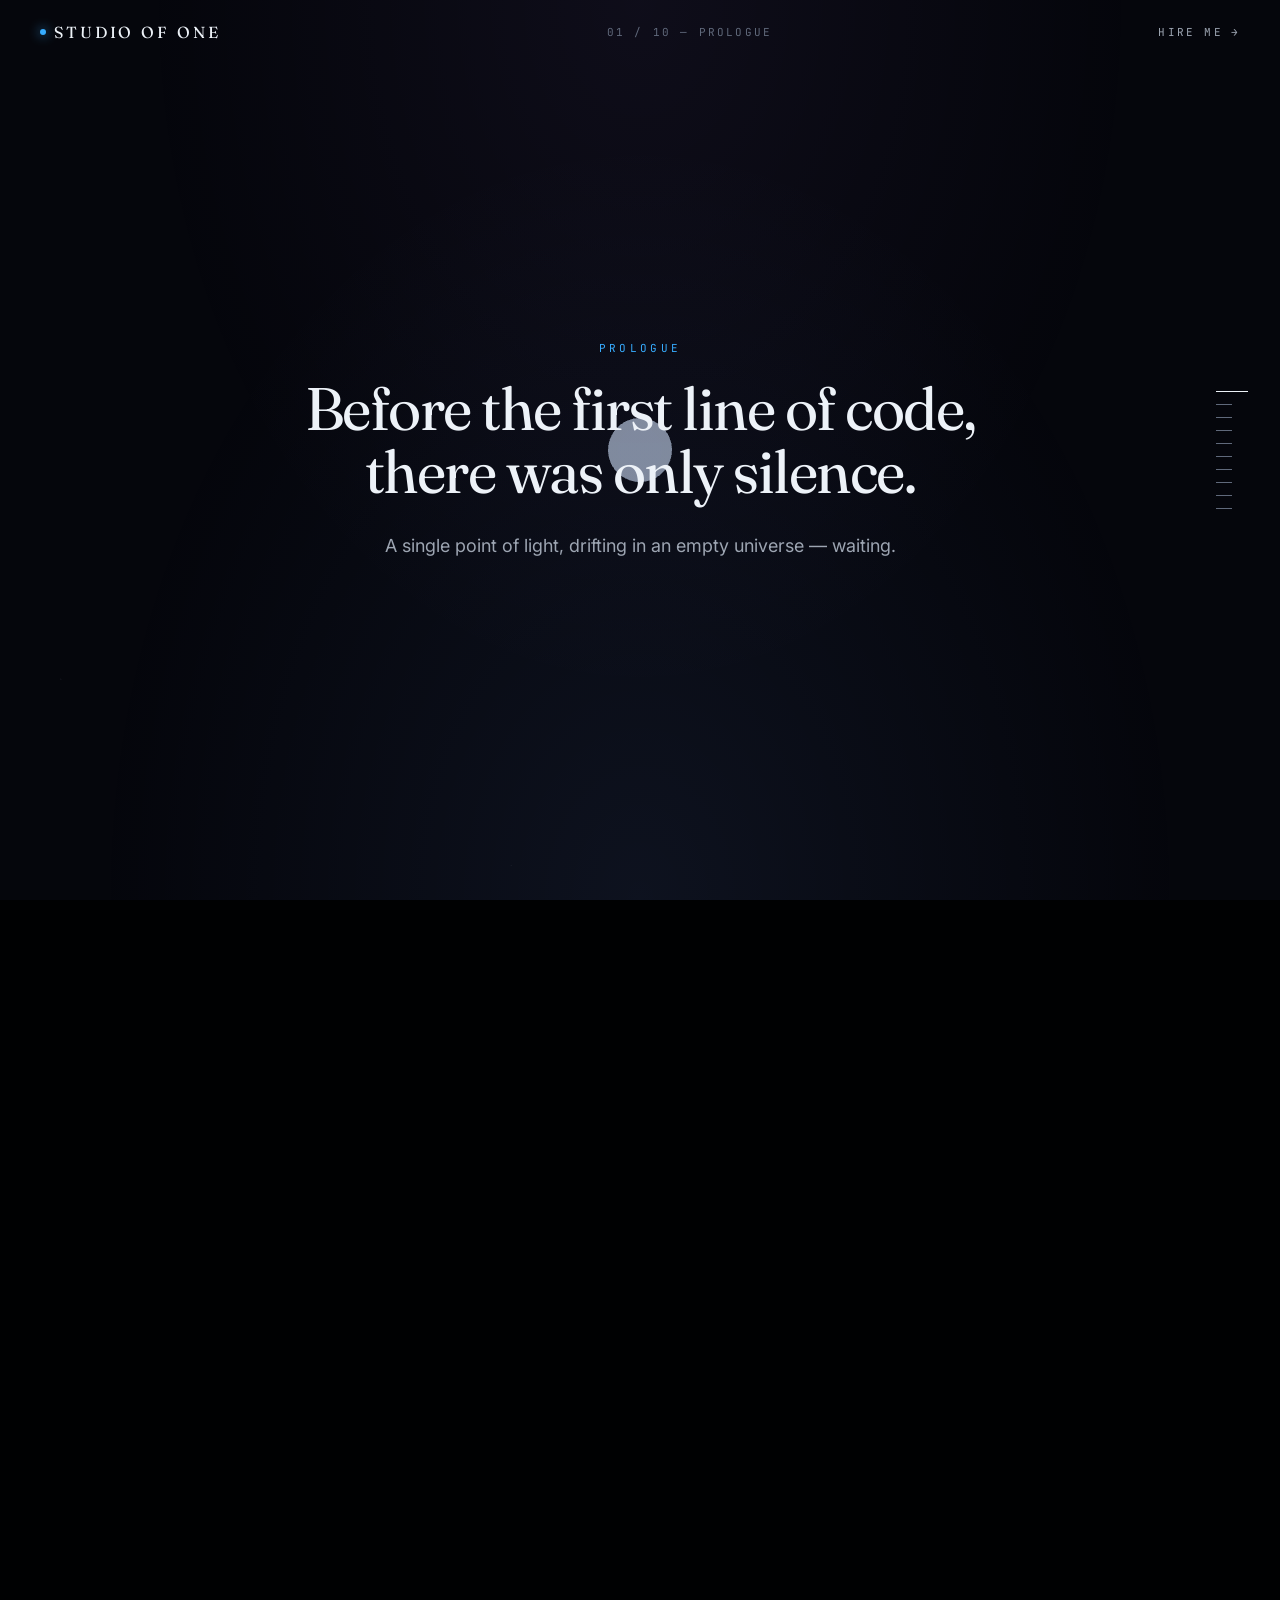
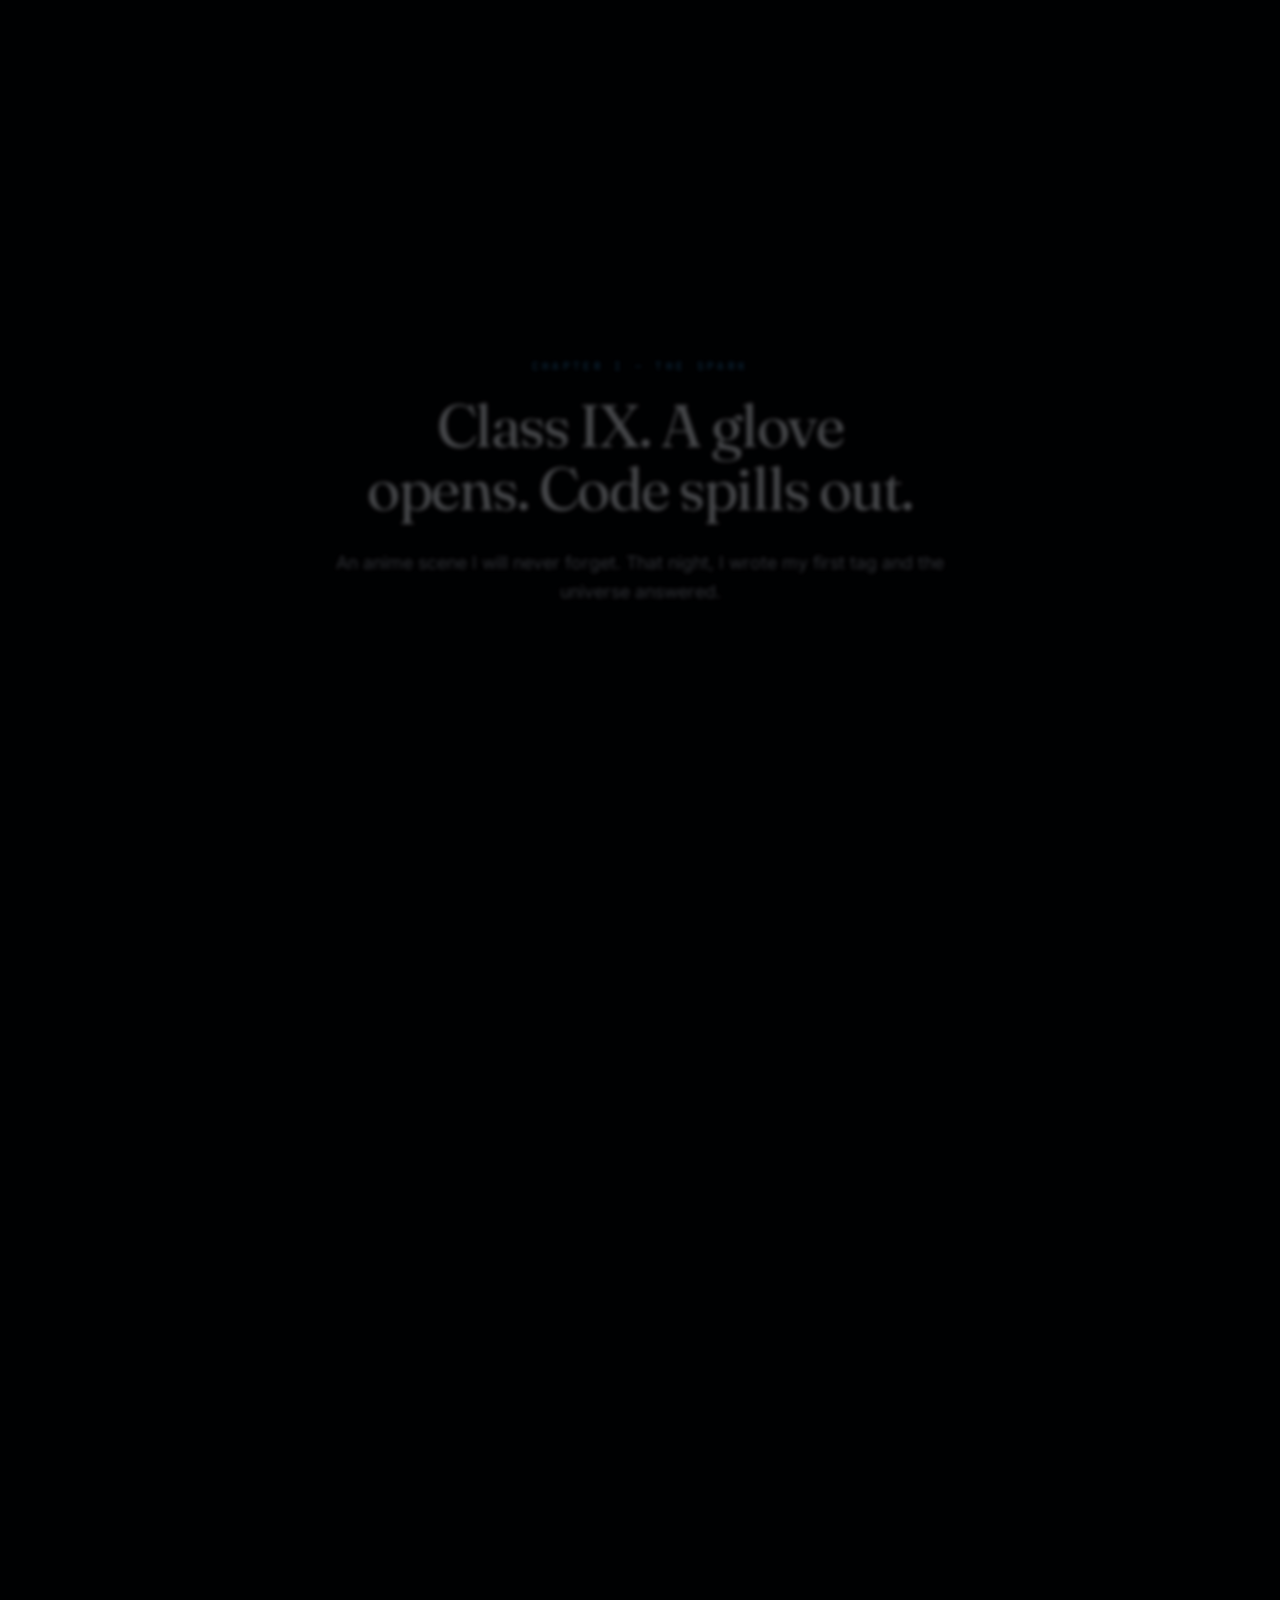
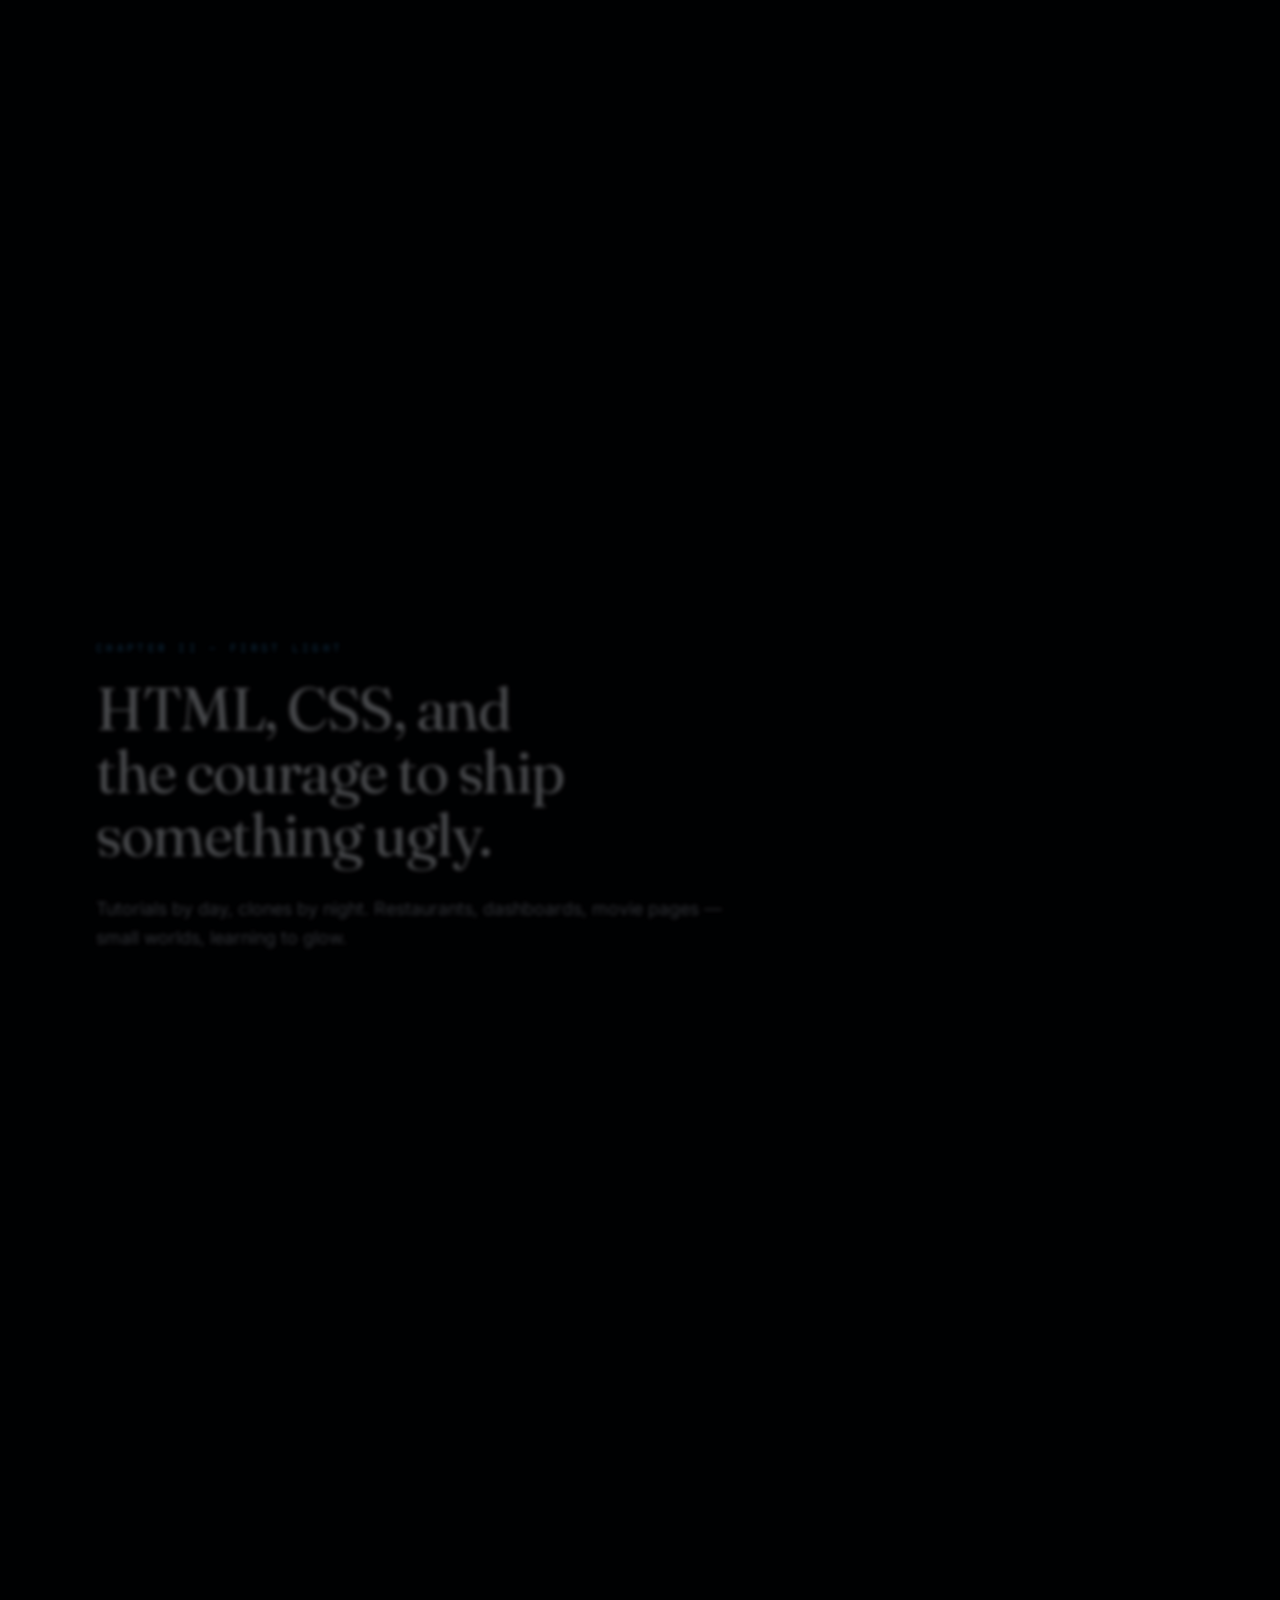
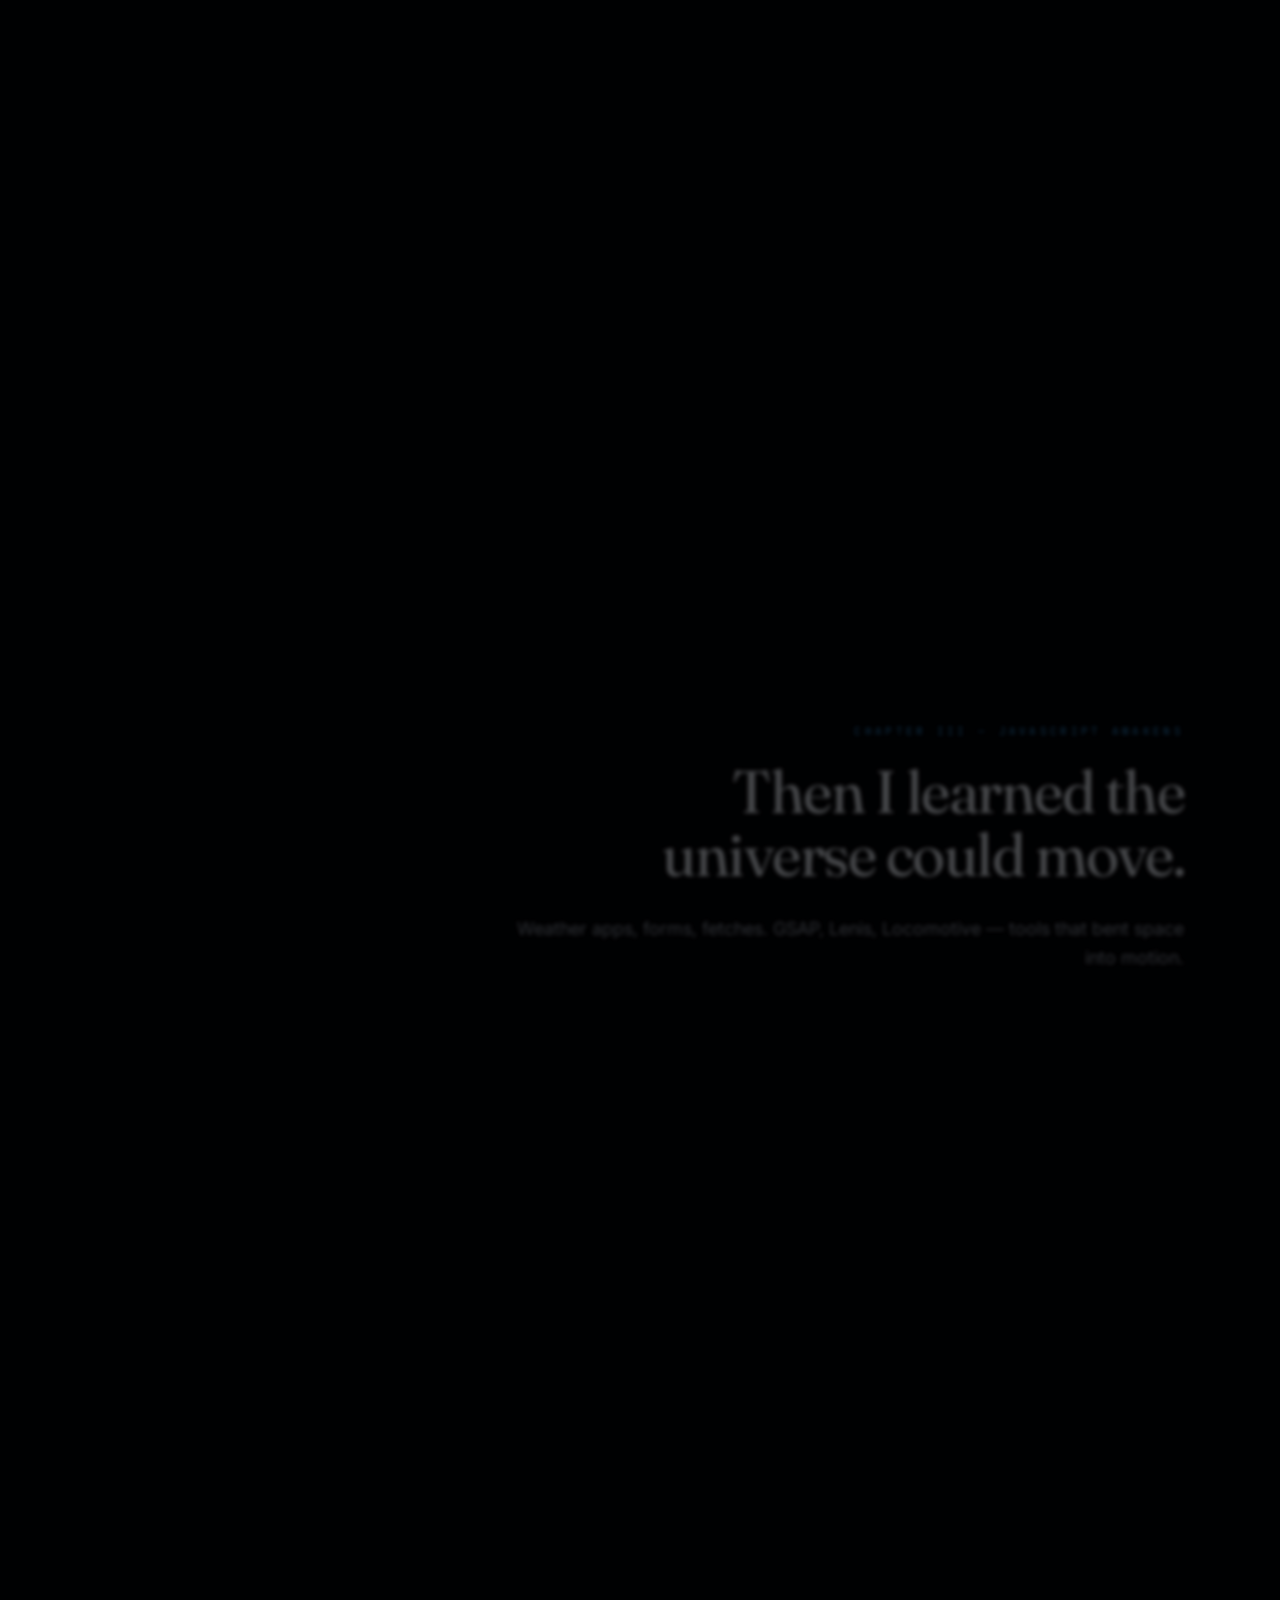
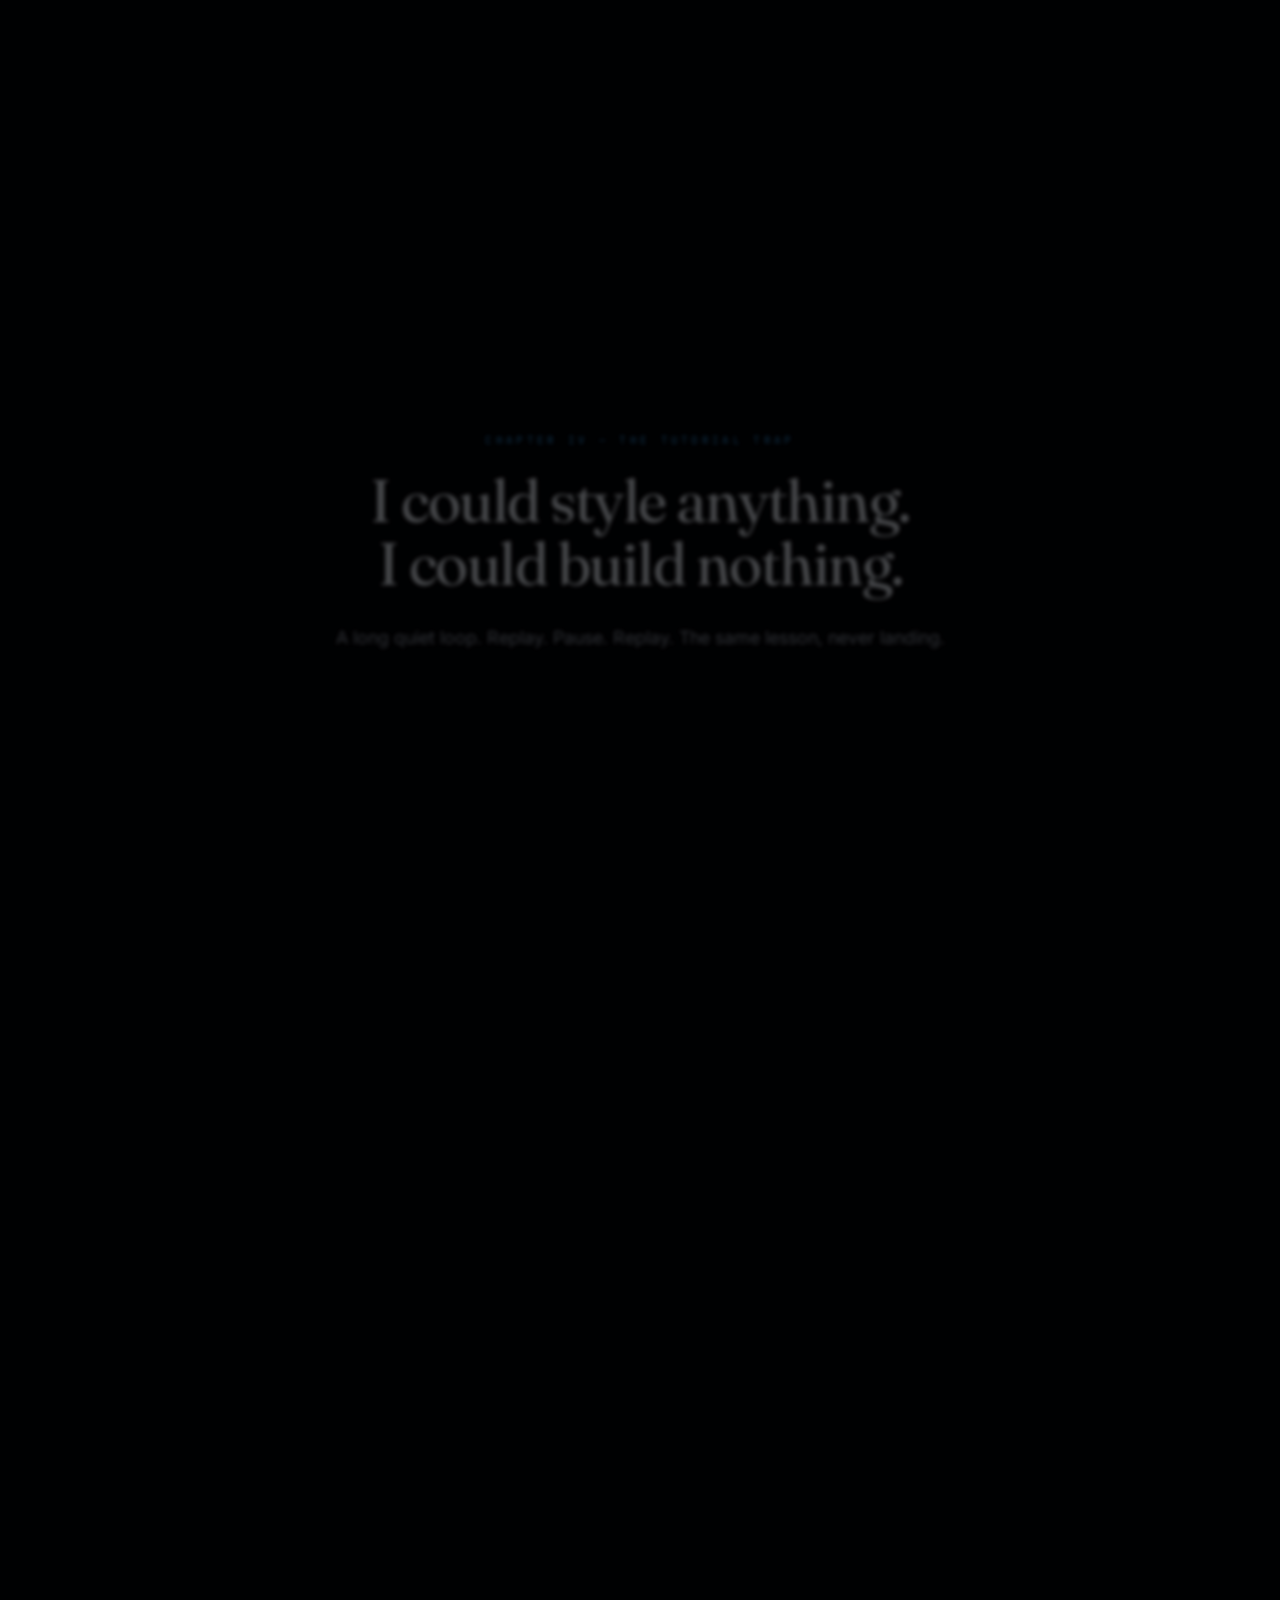
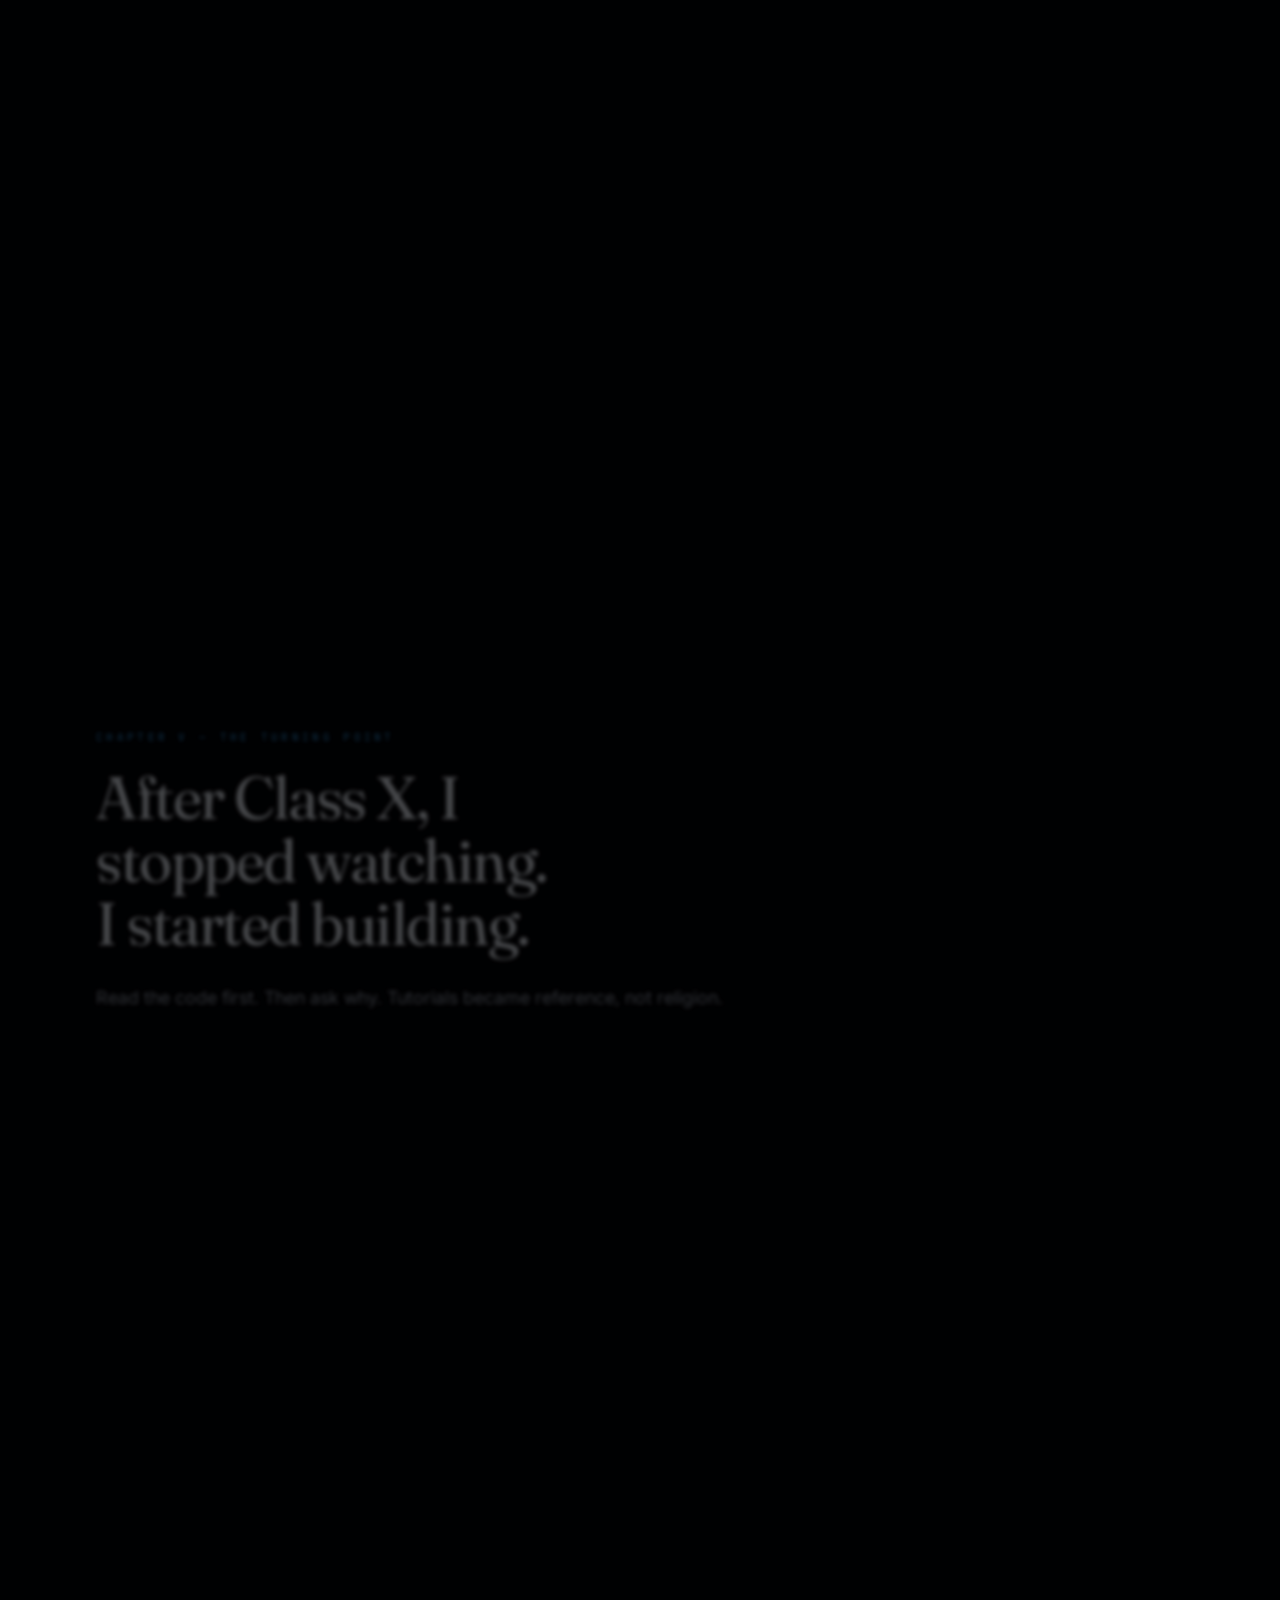
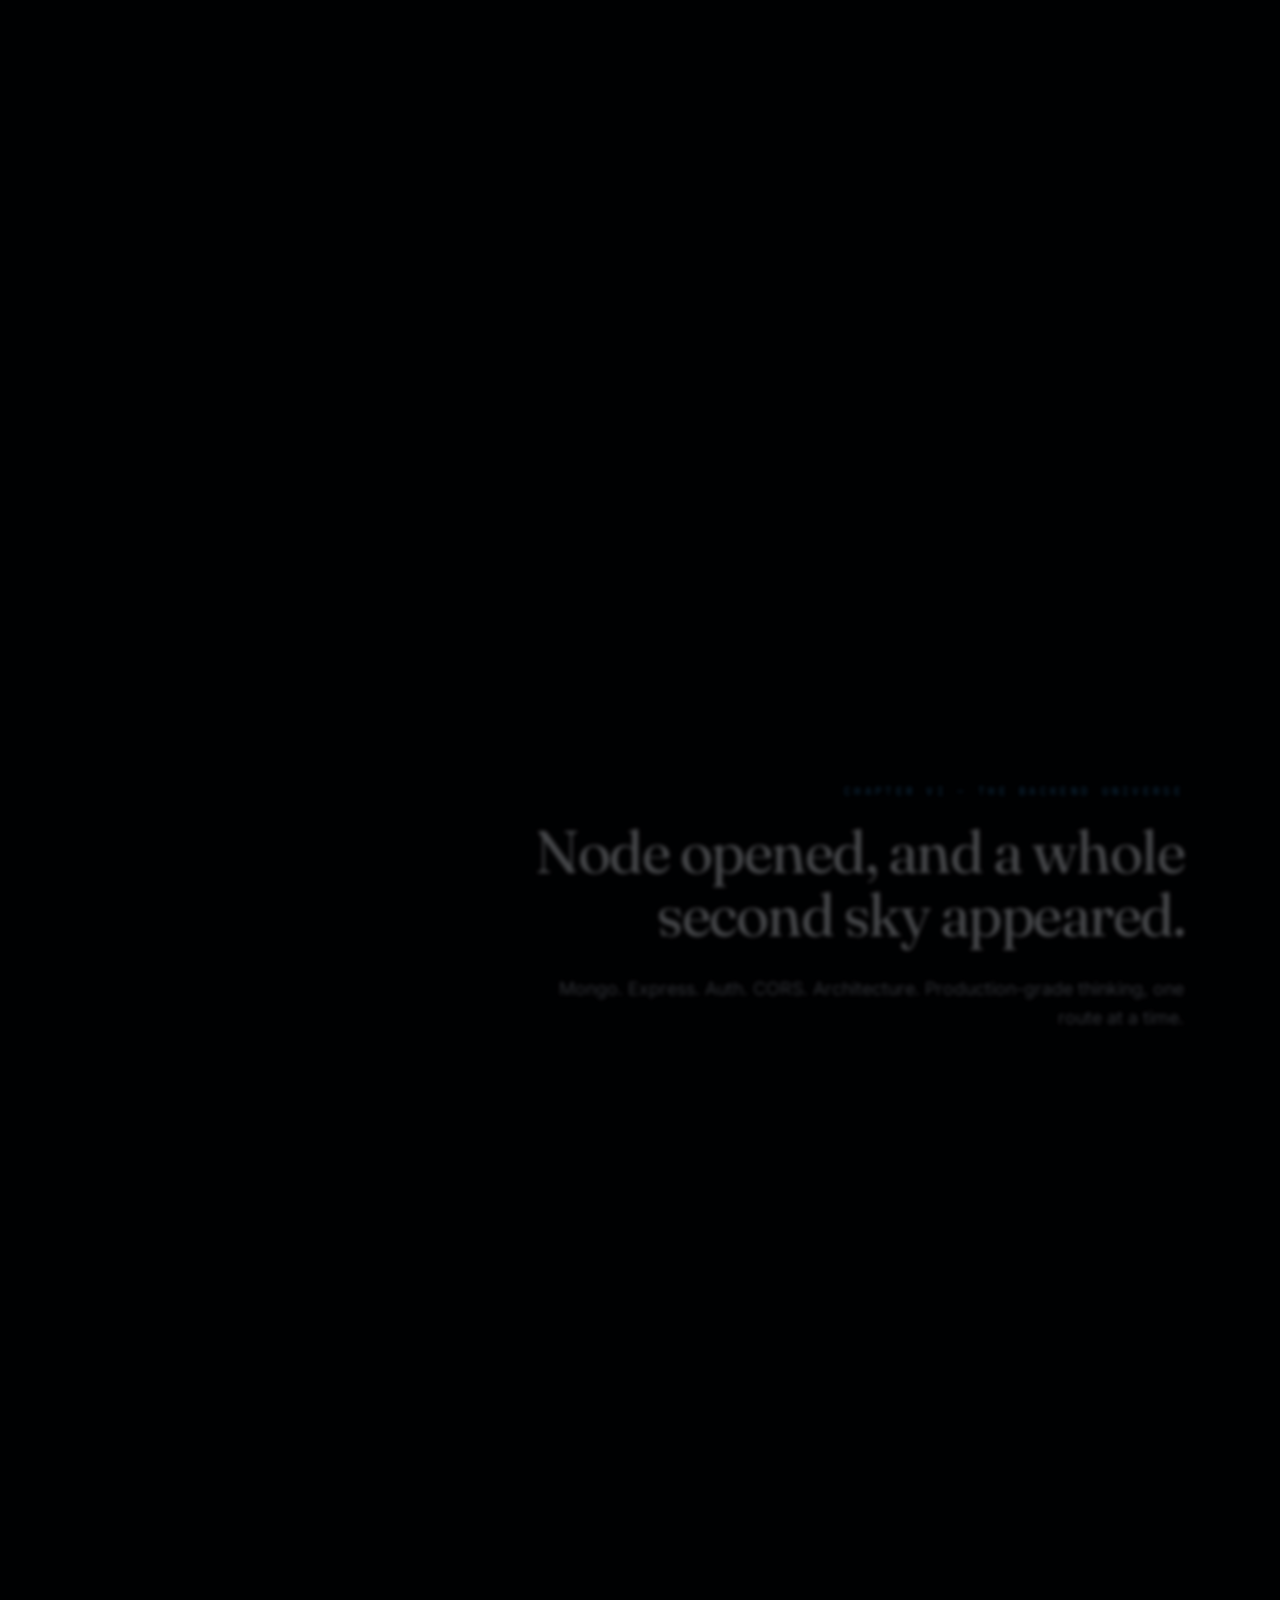
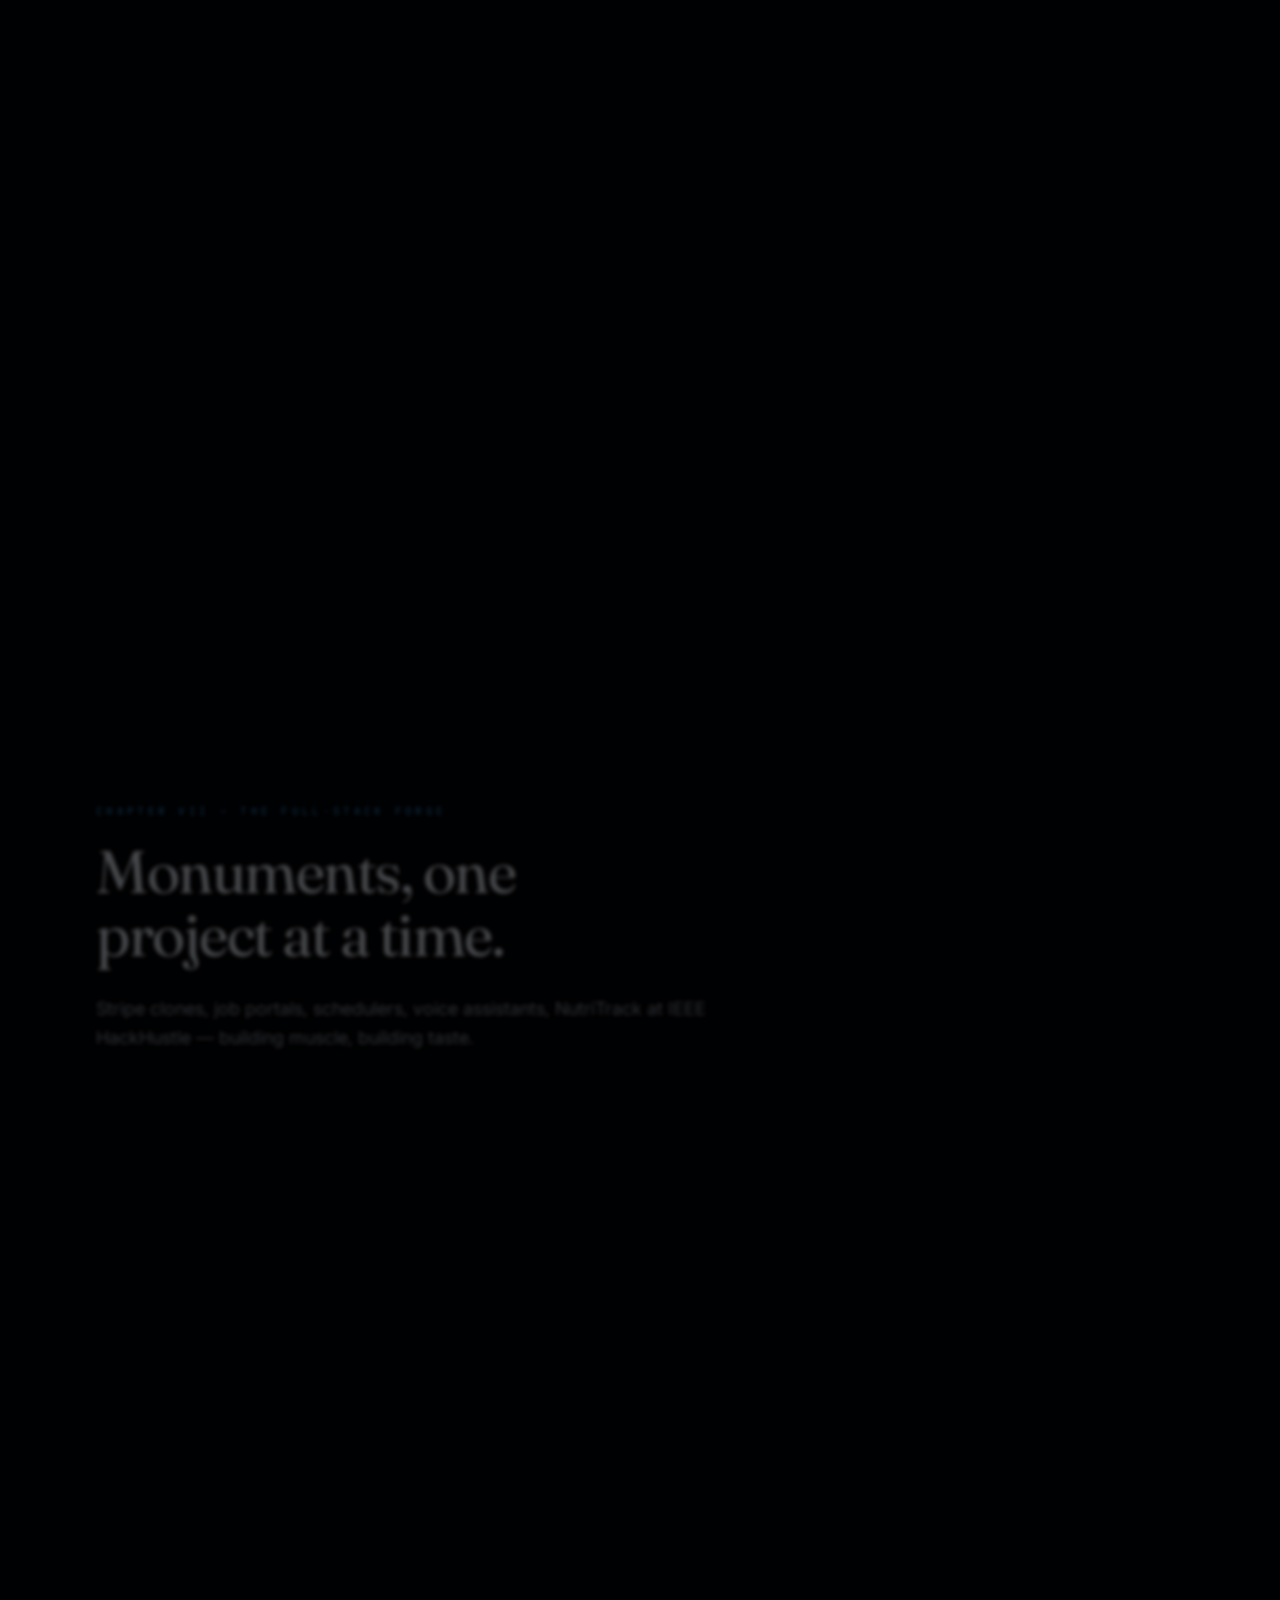
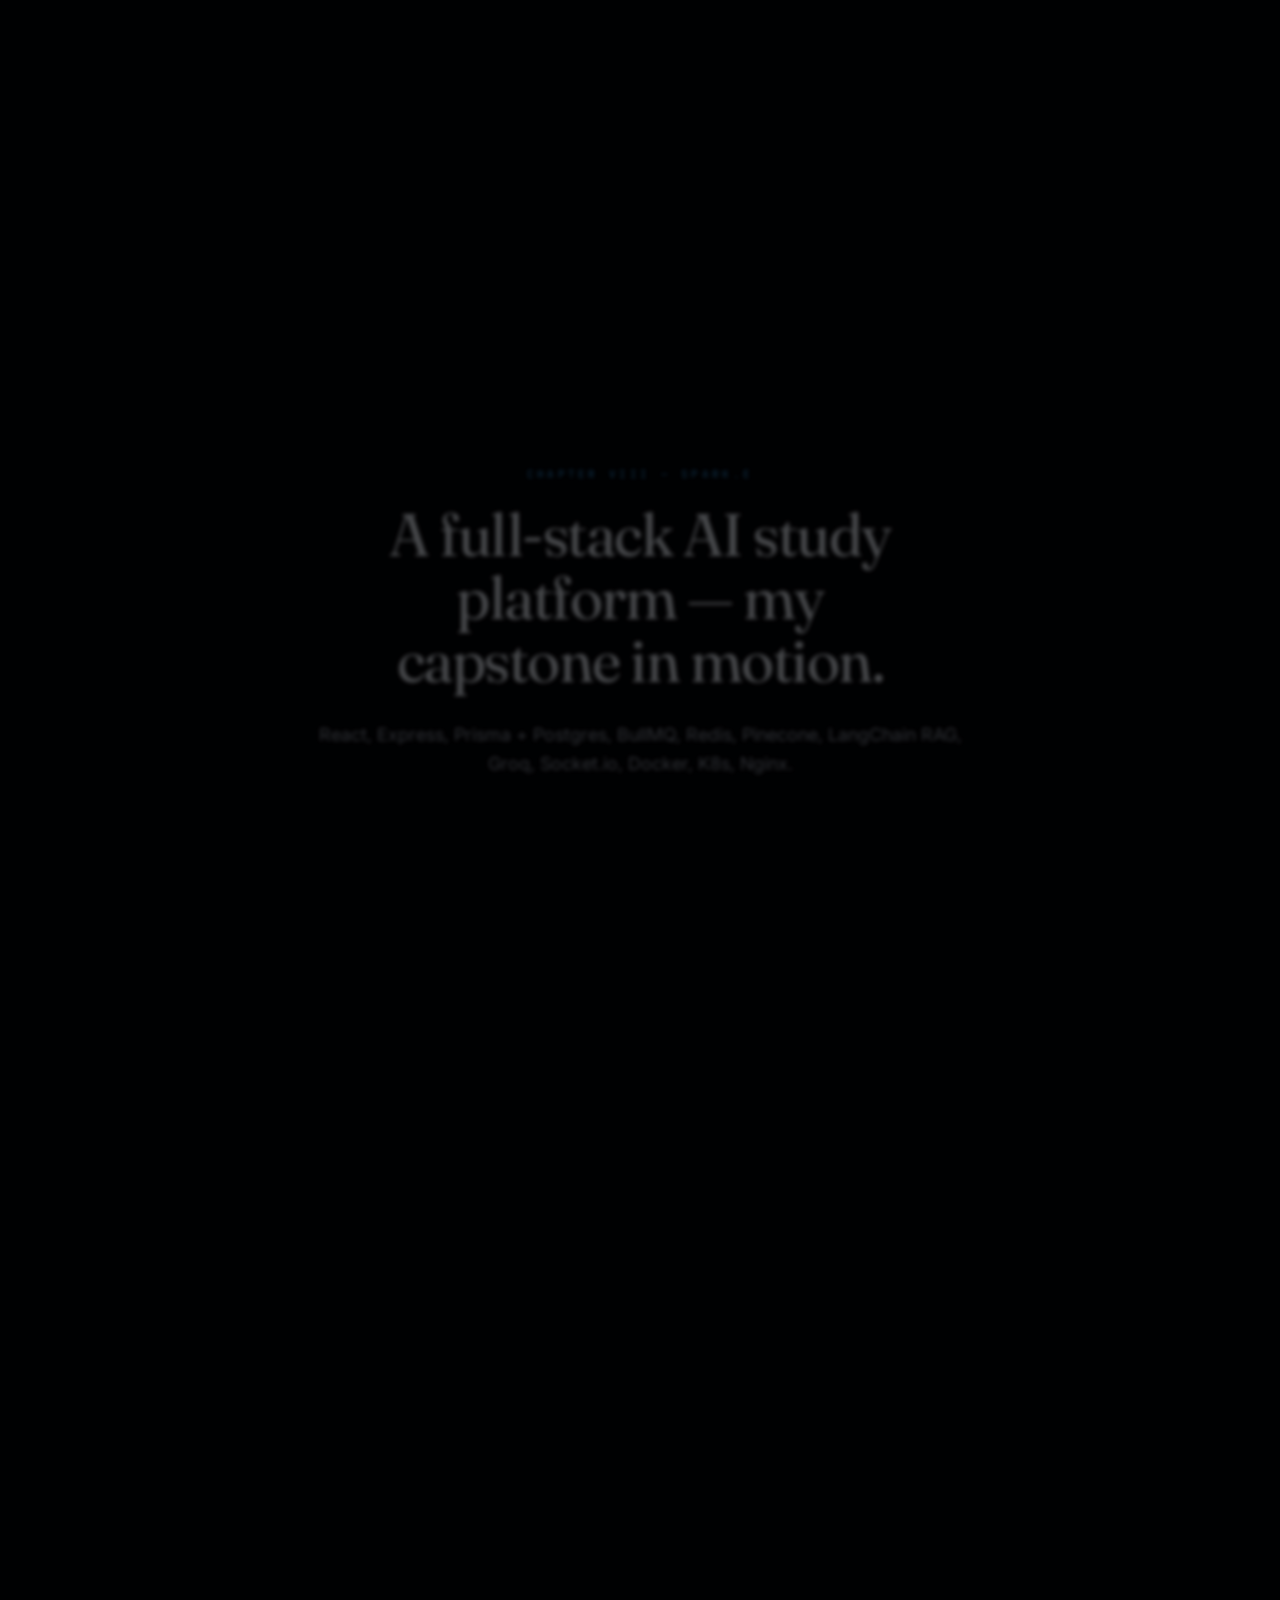
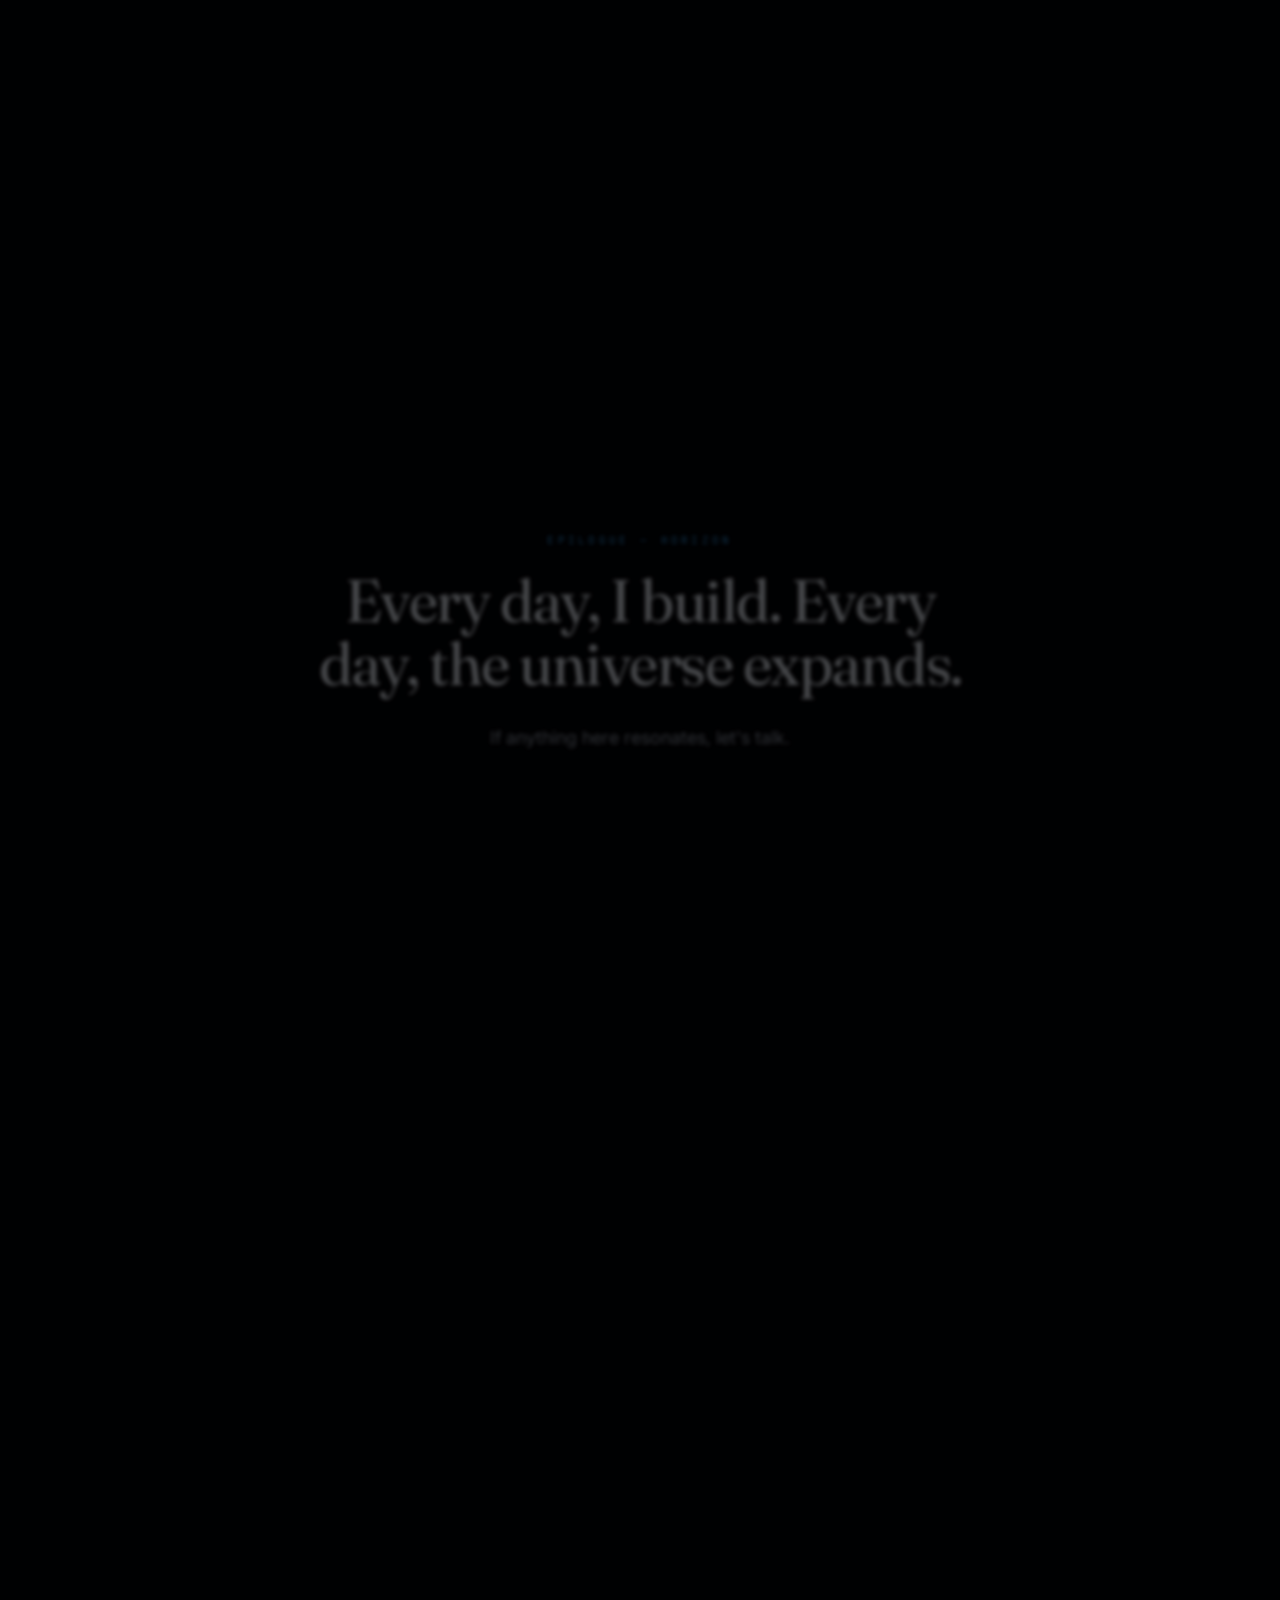
<file: index.html>
<!doctype html>
<html lang="en">
  <head>
    <meta charset="UTF-8" />
    <meta name="viewport" content="width=device-width, initial-scale=1.0" />
    <link rel="icon" type="image/svg+xml" href="/favicon.svg" />

    <title>Studio of One — Full-Stack & Creative Developer Portfolio</title>
    <meta name="description" content="Cinematic Three.js portfolio of Kanchan Nath — full-stack engineer and creative developer building React, Node, AI, and 3D web experiences." />
    <meta name="author" content="Kanchan Nath" />
    <link rel="canonical" href="https://kanchan-nath.github.io/" />

    <meta property="og:site_name" content="Studio of One" />
    <meta property="og:title" content="Studio of One — Full-Stack & Creative Developer Portfolio" />
    <meta property="og:description" content="A scroll-driven Three.js journey through the projects of a full-stack engineer — from first HTML tag to a production AI study platform." />
    <meta property="og:type" content="website" />
    <meta property="og:url" content="https://kanchan-nath.github.io/" />
    <meta name="twitter:card" content="summary_large_image" />
    <meta name="twitter:title" content="Studio of One — Full-Stack & Creative Developer Portfolio" />
    <meta name="twitter:description" content="Scroll-driven Three.js storytelling portfolio of Kanchan Nath." />

    <link rel="preconnect" href="https://fonts.googleapis.com" />
    <link rel="preconnect" href="https://fonts.gstatic.com" crossorigin />
    <link rel="stylesheet" href="https://fonts.googleapis.com/css2?family=Fraunces:opsz,wght@9..144,300;9..144,400;9..144,500;9..144,600&family=Inter:wght@300;400;500;600&family=JetBrains+Mono:wght@400;500&display=swap" />

    <script type="application/ld+json">
      {
        "@context": "https://schema.org",
        "@type": "Person",
        "name": "Kanchan Nath",
        "url": "https://kanchan-nath.github.io",
        "jobTitle": "Full-Stack & Creative Developer",
        "sameAs": ["https://github.com/kanchan-nath", "https://linkedin.com"]
      }
    </script>
    <script type="module" crossorigin src="/assets/index-Bwt5qQrq.js"></script>
    <link rel="stylesheet" crossorigin href="/assets/index-Cd3HyZa2.css">
  </head>
  <body>
    <div id="root"></div>
  </body>
</html>
</file>
